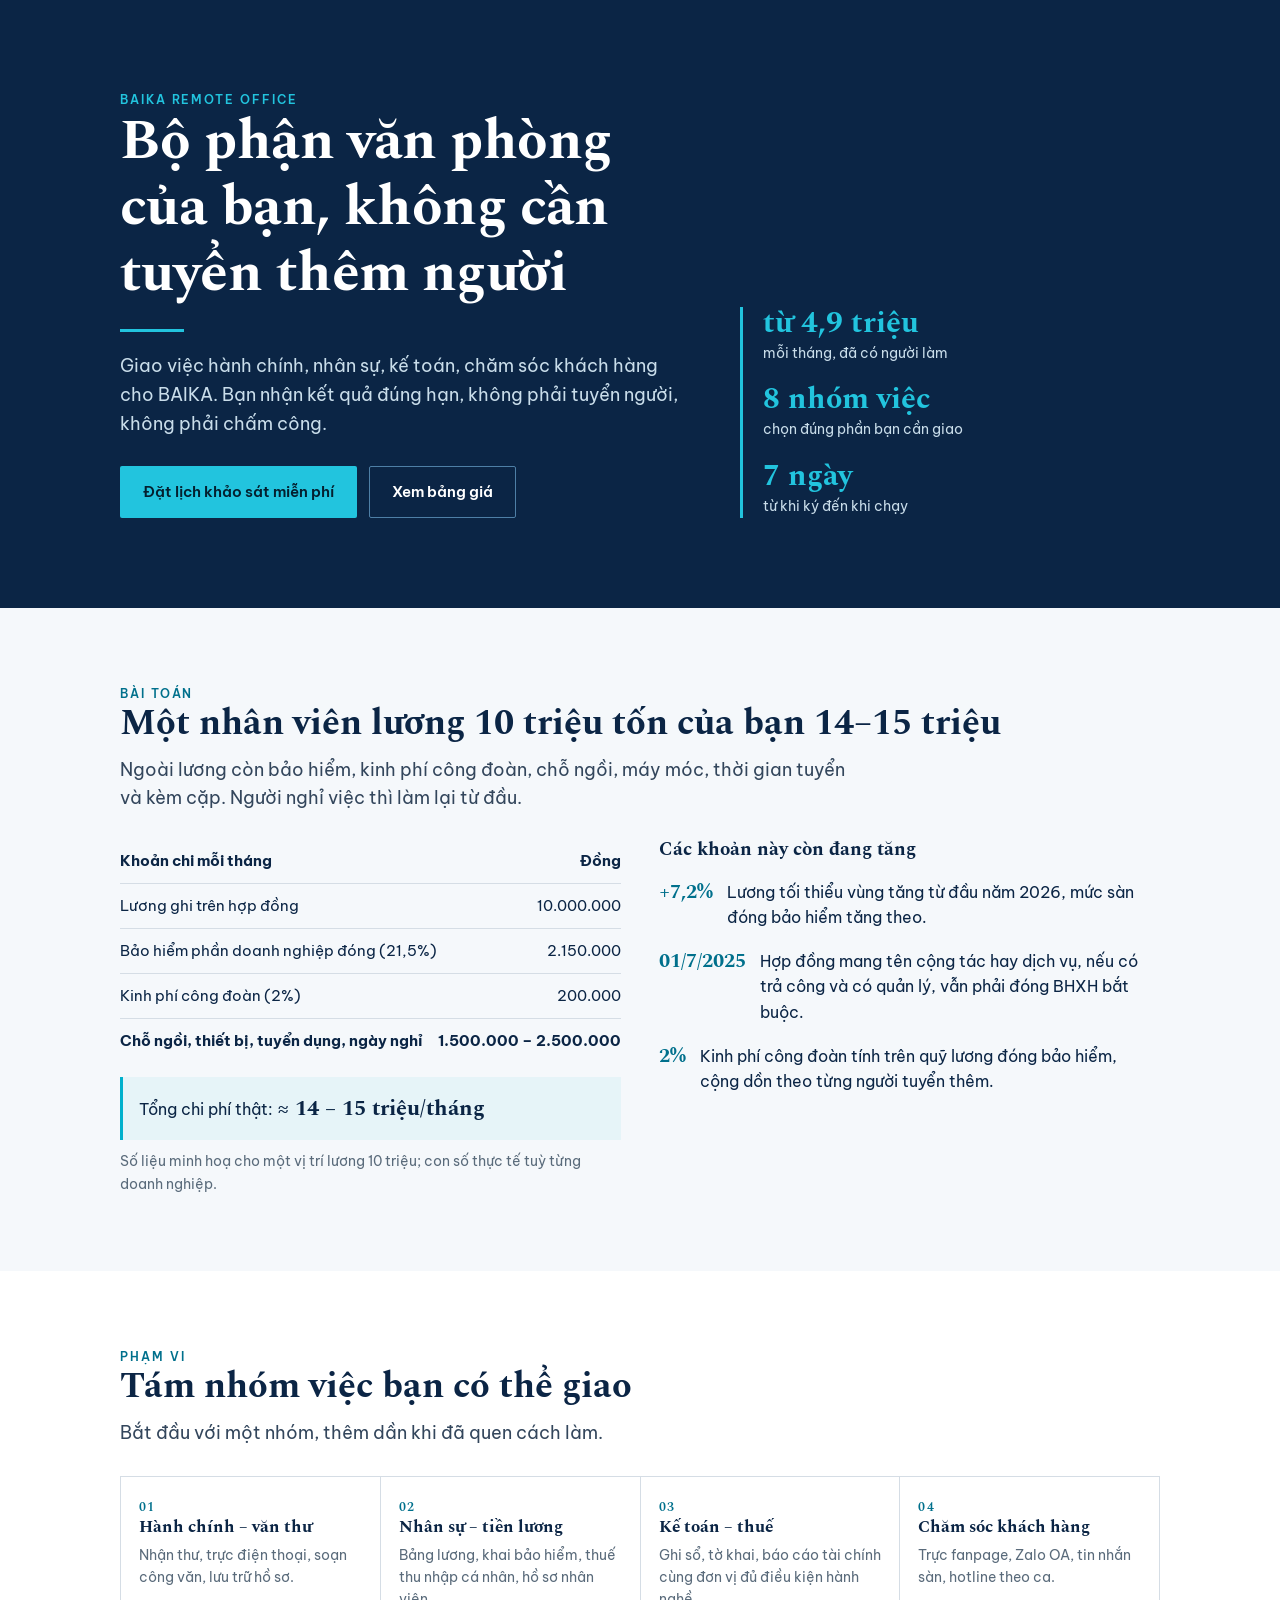
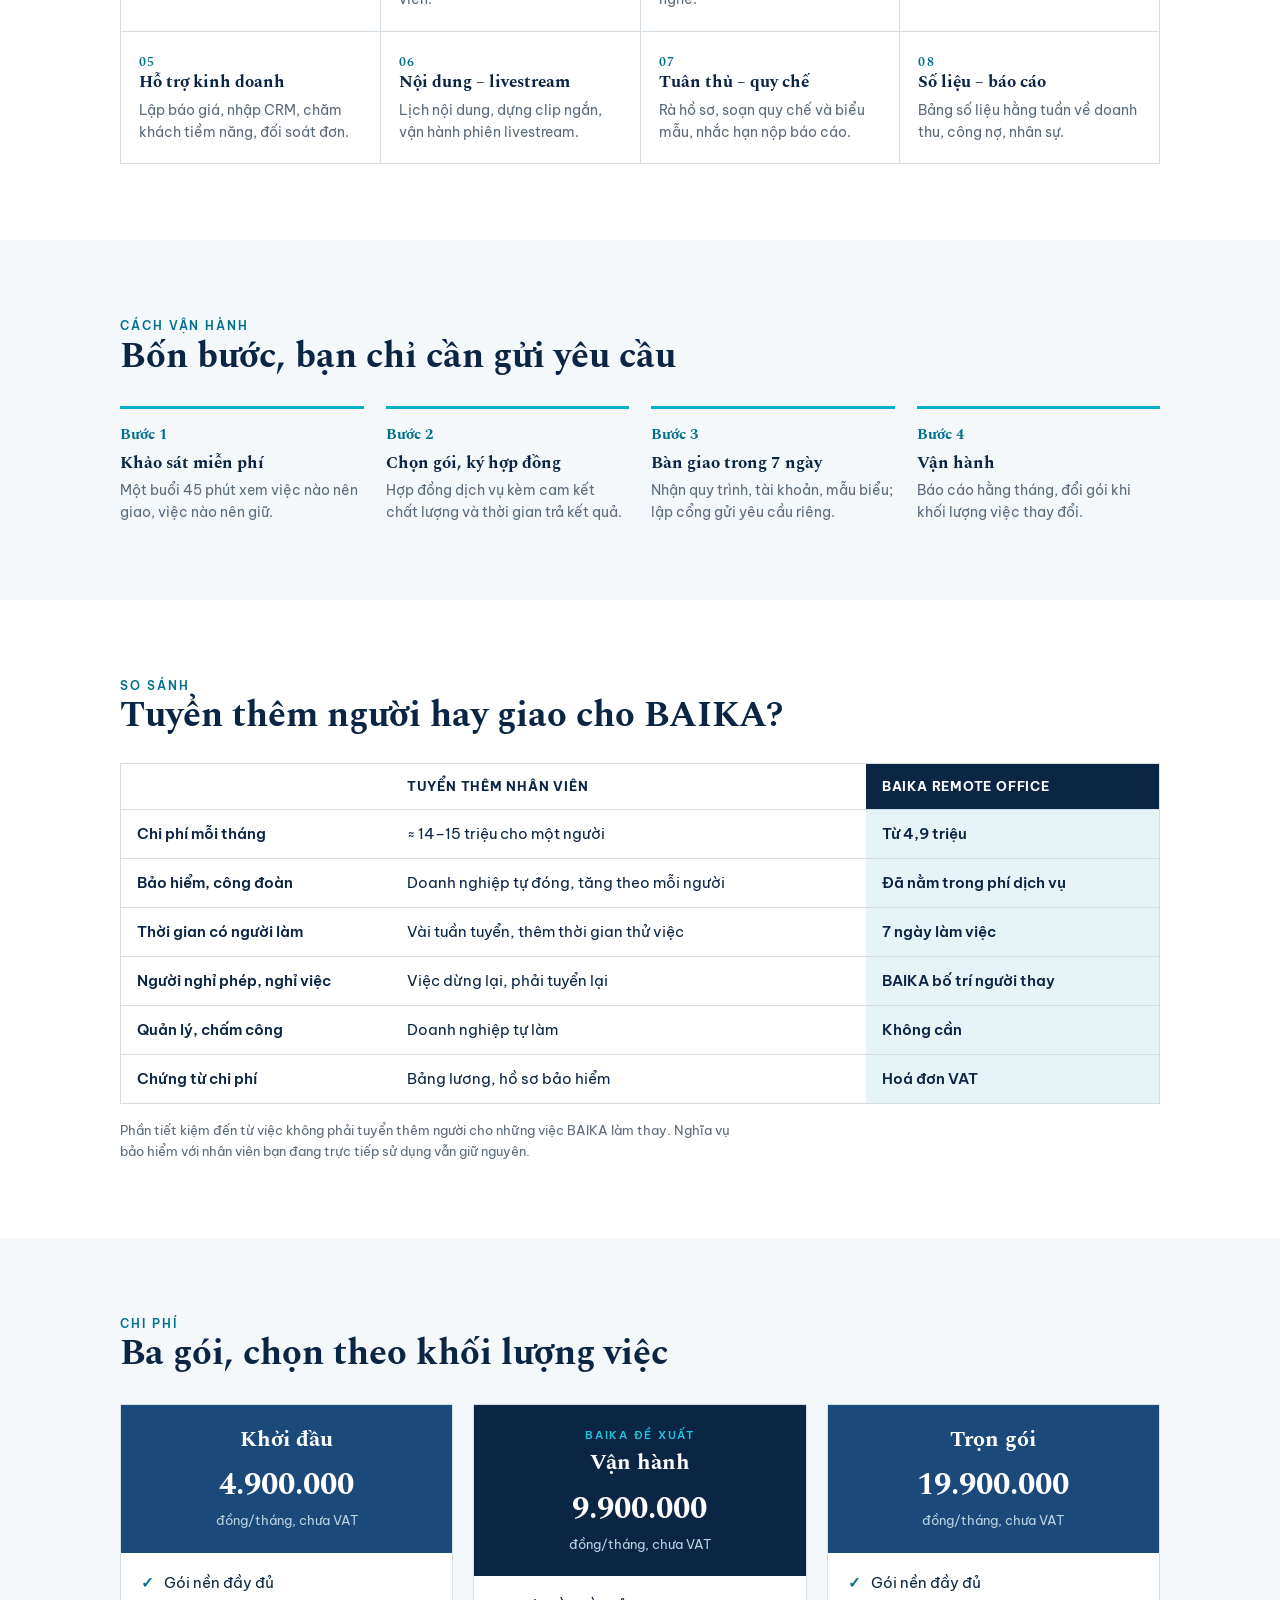
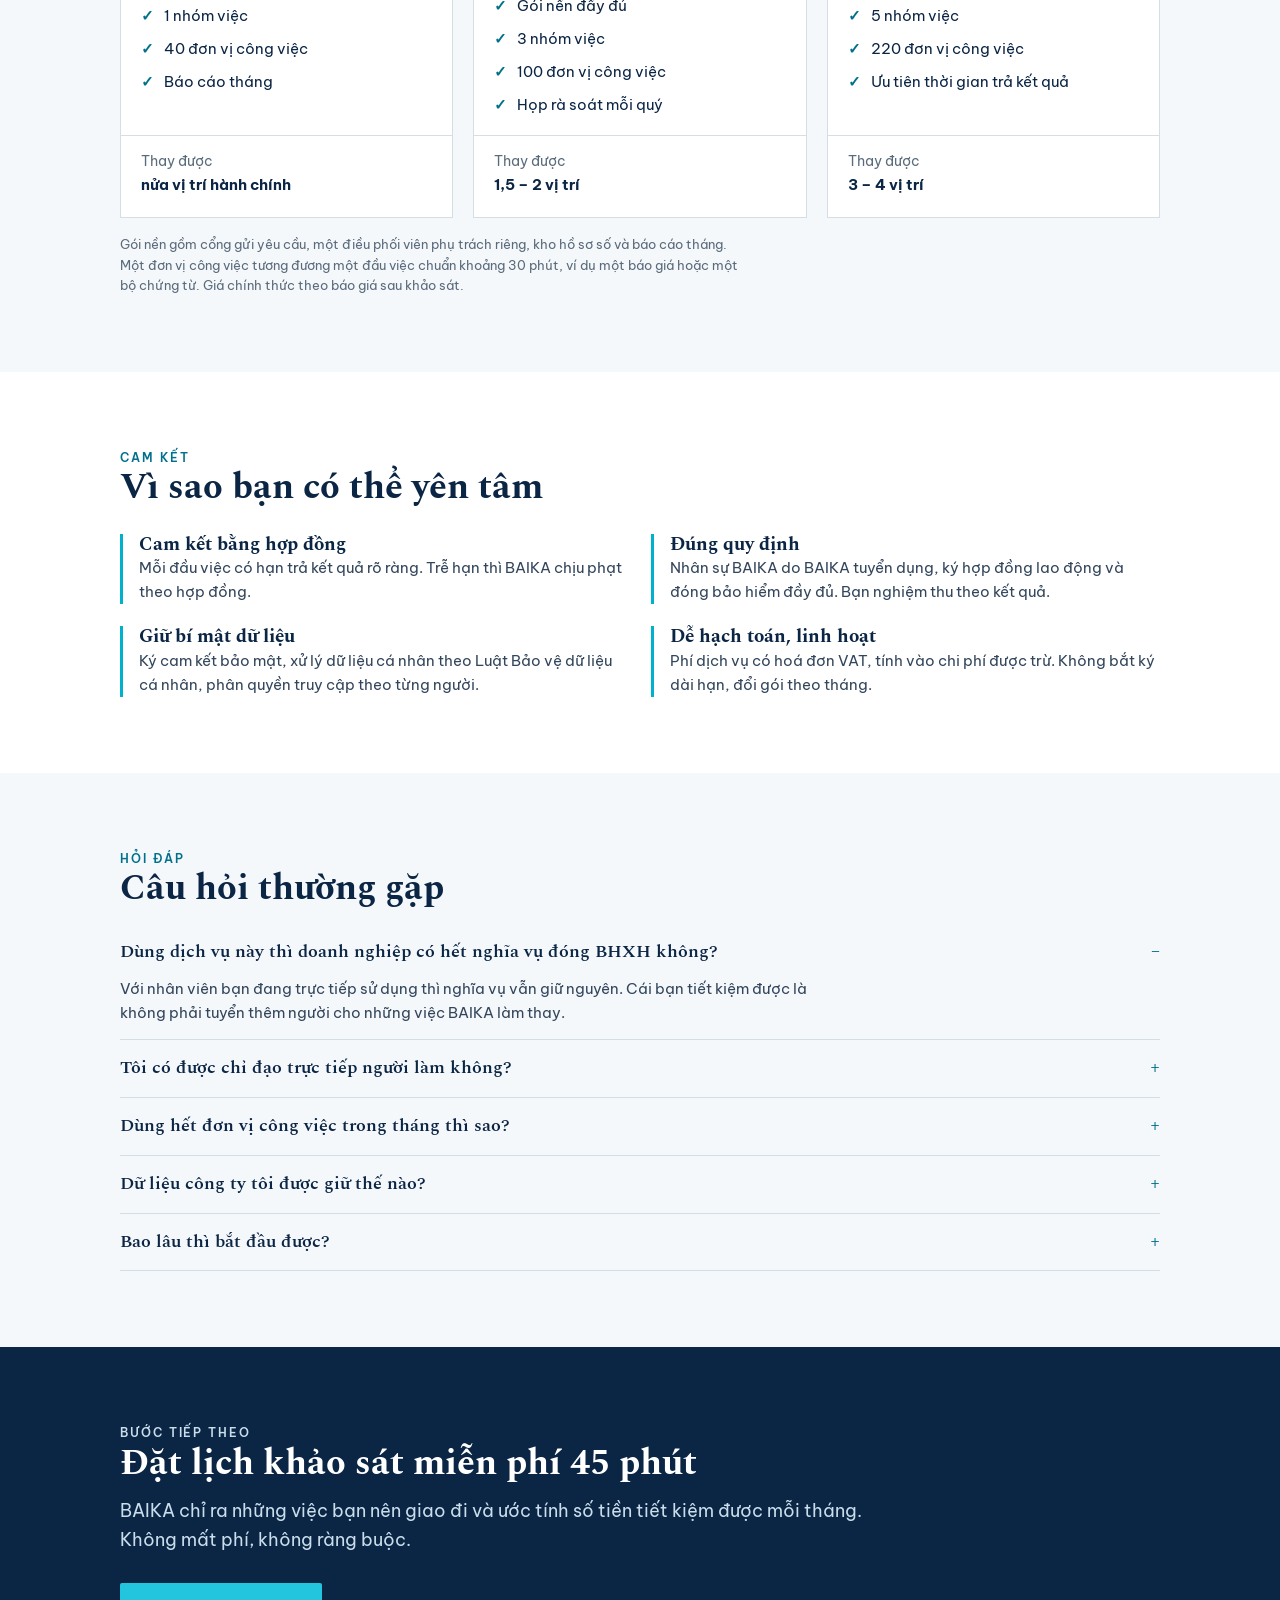
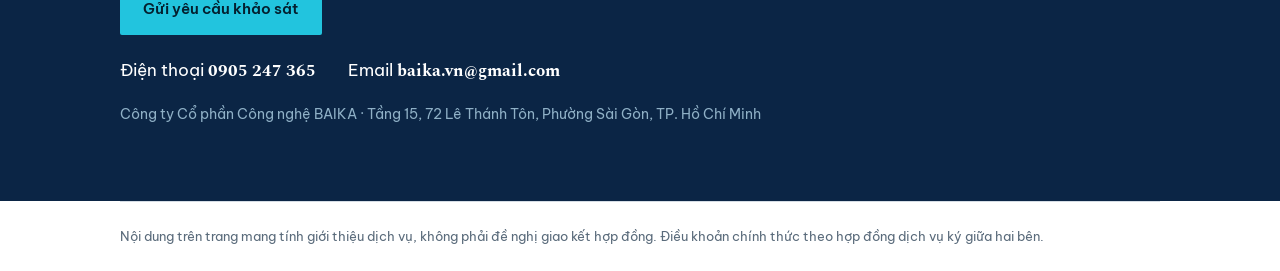
<file: web/index.html>
<!doctype html>
<html lang="vi">
<head>
<meta charset="utf-8">
<meta name="viewport" content="width=device-width, initial-scale=1, viewport-fit=cover">
<title>BAIKA Remote Office · BAIKA</title>
<meta name="description" content="Giao việc hành chính, nhân sự, kế toán, chăm sóc khách hàng cho BAIKA. Không tuyển thêm người, có hoá đơn VAT, từ 4,9 triệu mỗi tháng.">
<meta property="og:title" content="BAIKA Remote Office · BAIKA">
<meta property="og:description" content="Giao việc hành chính, nhân sự, kế toán, chăm sóc khách hàng cho BAIKA. Không tuyển thêm người, có hoá đơn VAT, từ 4,9 triệu mỗi tháng.">
<meta property="og:type" content="website">
<style>img{max-width:100%}[hidden]{display:none!important}</style>
</head>
<body>
<link rel="preconnect" href="https://fonts.googleapis.com">
<link rel="preconnect" href="https://fonts.gstatic.com" crossorigin>
<link rel="stylesheet" href="https://fonts.googleapis.com/css2?family=Spectral:ital,wght@0,400;0,600;0,700;1,400&family=Be+Vietnam+Pro:wght@400;500;600;700&display=swap">
<style>
:root{
  --navy:#0B2545; --navy-700:#1B4A7A; --navy-100:#E8EEF4;
  --cyan-400:#22C4DE; --cyan-500:#00B0CC; --cyan-700:#00708C; --cyan-50:#E6F4F8;
  --ink:#0B2545; --ink-soft:#33465C; --muted:#5A6B7B; --line:#D5DDE5;
  --bg:#FFFFFF; --bg-alt:#F5F8FB; --card:#FFFFFF; --band:#0B2545; --band-ink:#FFFFFF;
  --display:"Spectral",Georgia,"Times New Roman",serif;
  --sans:"Be Vietnam Pro","Helvetica Neue",Arial,sans-serif;
}
@media (prefers-color-scheme: dark){
  :root:not([data-theme="light"]){
    color-scheme:dark;
    --ink:#E9F1F7; --ink-soft:#C3D3E0; --muted:#9BAFC0; --line:#24405C;
    --bg:#061627; --bg-alt:#0B2039; --card:#0E2540; --navy-100:#12314F;
    --cyan-50:#0F2E43; --cyan-700:#6FD8EC; --band:#041120; --band-ink:#F2F8FC;
  }
}
:root[data-theme="dark"]{
  color-scheme:dark;
  --ink:#E9F1F7; --ink-soft:#C3D3E0; --muted:#9BAFC0; --line:#24405C;
  --bg:#061627; --bg-alt:#0B2039; --card:#0E2540; --navy-100:#12314F;
  --cyan-50:#0F2E43; --cyan-700:#6FD8EC; --band:#041120; --band-ink:#F2F8FC;
}
*{box-sizing:border-box}
body{margin:0;background:var(--bg);color:var(--ink);font-family:var(--sans);font-size:16px;line-height:1.6;-webkit-font-smoothing:antialiased}
.wrap{width:100%;max-width:1080px;margin:0 auto;padding-inline:20px}
section{padding-block:clamp(40px,6vw,76px)}
h1,h2,h3{font-family:var(--display);font-weight:700;text-wrap:balance;margin:0;line-height:1.18}
h1{font-size:clamp(32px,5.4vw,56px);letter-spacing:-.01em}
h2{font-size:clamp(25px,3.4vw,36px)}
h3{font-size:19px}
p{margin:0}
.eyebrow{font-family:var(--sans);font-size:12px;font-weight:600;letter-spacing:.16em;text-transform:uppercase;color:var(--cyan-700)}
.lede{font-size:clamp(16px,1.6vw,18px);color:var(--ink-soft);max-width:62ch}
.small{font-size:14px;color:var(--muted)}
.tag{font-size:12px;letter-spacing:.14em;text-transform:uppercase;font-weight:600}

/* hero */
.hero{background:var(--band);color:var(--band-ink);padding-block:clamp(48px,7vw,92px)}
.hero .eyebrow{color:var(--cyan-400)}
.hero h1{color:var(--band-ink);max-width:16ch}
.hero-grid{display:grid;grid-template-columns:1.15fr .85fr;gap:clamp(24px,4vw,56px);align-items:end}
.hero p.lede{color:#C9DDEA}
.rule{width:64px;height:3px;background:var(--cyan-400);margin:22px 0 20px}
.cta-row{display:flex;flex-wrap:wrap;gap:12px;margin-top:28px}
.btn{display:inline-block;font-weight:600;font-size:15px;padding:13px 22px;border-radius:2px;text-decoration:none;border:1px solid transparent}
.btn-primary{background:var(--cyan-400);color:#04202F}
.btn-ghost{border-color:#4E7FA6;color:var(--band-ink)}
.btn-dark{background:var(--navy);color:#fff}
@media (prefers-color-scheme: dark){:root:not([data-theme="light"]) .btn-dark{background:var(--cyan-400);color:#04202F}}
:root[data-theme="dark"] .btn-dark{background:var(--cyan-400);color:#04202F}
.facts{display:grid;gap:18px;border-left:3px solid var(--cyan-400);padding-left:20px}
.fact b{display:block;font-family:var(--display);font-size:30px;color:var(--cyan-400);line-height:1.1}
.fact span{font-size:14px;color:#C9DDEA}

/* cost */
.cost{display:grid;grid-template-columns:1fr 1fr;gap:clamp(20px,3vw,44px);align-items:start;margin-top:26px}
table{width:100%;border-collapse:collapse;font-size:15px}
td,th{text-align:left;padding:10px 0;border-bottom:1px solid var(--line);vertical-align:top}
td.num,th.num{text-align:right;font-variant-numeric:tabular-nums;white-space:nowrap}
tr.total td{border-bottom:none;font-weight:700;color:var(--ink)}
.totalbar{margin-top:14px;background:var(--cyan-50);border-left:3px solid var(--cyan-500);padding:14px 16px}
.totalbar b{font-family:var(--display);font-size:22px}
.rising{display:grid;gap:14px}
.rising div{display:grid;grid-template-columns:auto 1fr;gap:14px;align-items:baseline}
.rising b{font-family:var(--display);font-size:20px;color:var(--cyan-700);white-space:nowrap}

/* scope */
.scope{display:grid;grid-template-columns:repeat(4,1fr);gap:1px;background:var(--line);border:1px solid var(--line);margin-top:28px}
.scope article{background:var(--card);padding:20px 18px}
.scope h3{font-size:17px;margin-bottom:6px}
.scope p{font-size:14px;color:var(--muted)}
.scope .n{font-family:var(--display);font-size:13px;color:var(--cyan-700);font-weight:600;letter-spacing:.1em}

/* steps */
.steps{display:grid;grid-template-columns:repeat(4,1fr);gap:22px;margin-top:28px;counter-reset:s}
.steps article{border-top:3px solid var(--cyan-500);padding-top:14px}
.steps .n{font-family:var(--display);font-weight:700;color:var(--cyan-700);font-size:15px}
.steps h3{font-size:17px;margin:6px 0 6px}
.steps p{font-size:14px;color:var(--muted)}

/* compare */
.compare{margin-top:26px;border:1px solid var(--line)}
.compare table td,.compare table th{padding:12px 16px;border-bottom:1px solid var(--line)}
.compare th{font-size:13px;letter-spacing:.06em;text-transform:uppercase}
.compare th.us{background:var(--navy);color:#fff}
.compare td.us{background:var(--cyan-50);font-weight:600}
.compare td.key{font-weight:600;width:26%}
.compare tr:last-child td{border-bottom:none}

/* plans */
.plans{display:grid;grid-template-columns:repeat(3,1fr);gap:20px;margin-top:28px}
.plan{border:1px solid var(--line);background:var(--card);display:flex;flex-direction:column}
.plan header{background:var(--navy-700);color:#fff;padding:22px 20px;text-align:center}
.plan.best header{background:var(--navy)}
.plan h3{color:#fff;font-size:22px}
.plan .price{font-family:var(--display);font-size:31px;font-weight:700;margin-top:8px;font-variant-numeric:tabular-nums}
.plan .per{font-size:13px;color:#BBD3E3}
.plan .flag{font-size:11px;letter-spacing:.16em;text-transform:uppercase;color:var(--cyan-400);font-weight:600;margin-bottom:6px}
.plan ul{list-style:none;margin:0;padding:18px 20px;display:grid;gap:9px;font-size:15px}
.plan li{display:grid;grid-template-columns:auto 1fr;gap:10px}
.plan li::before{content:"✓";color:var(--cyan-700);font-weight:700}
.plan footer{margin-top:auto;padding:14px 20px 20px;border-top:1px solid var(--line);font-size:14px;color:var(--muted)}
.plan footer b{display:block;color:var(--ink);font-size:15px}
.note{margin-top:16px;font-size:13px;color:var(--muted);max-width:70ch}

/* promise */
.promise{display:grid;grid-template-columns:repeat(2,1fr);gap:22px;margin-top:24px}
.promise article{border-left:3px solid var(--cyan-500);padding-left:16px}
.promise p{font-size:15px;color:var(--ink-soft)}

/* faq */
details{border-bottom:1px solid var(--line);padding:14px 0}
summary{cursor:pointer;font-weight:600;font-family:var(--display);font-size:18px;list-style:none;display:grid;grid-template-columns:1fr auto;gap:12px}
summary::-webkit-details-marker{display:none}
summary::after{content:"+";color:var(--cyan-700);font-weight:700}
details[open] summary::after{content:"–"}
details p{margin-top:10px;color:var(--ink-soft);font-size:15px;max-width:70ch}

/* closing */
.closing{background:var(--band);color:var(--band-ink)}
.closing h2{color:var(--band-ink)}
.closing p{color:#C9DDEA}
.contact{display:flex;flex-wrap:wrap;gap:8px 32px;margin-top:22px;font-size:17px}
.contact b{font-family:var(--display)}
.foot{font-size:13px;color:var(--muted);padding-block:24px;border-top:1px solid var(--line)}
.alt{background:var(--bg-alt)}
a{color:var(--cyan-700)}
:focus-visible{outline:2px solid var(--cyan-500);outline-offset:3px}

@media (max-width:900px){
  .hero-grid{grid-template-columns:1fr;align-items:start}
  .cost{grid-template-columns:1fr}
  .scope{grid-template-columns:repeat(2,1fr)}
  .steps{grid-template-columns:repeat(2,1fr)}
  .plans{grid-template-columns:1fr}
  .promise{grid-template-columns:1fr}
}
@media (max-width:560px){
  .scope{grid-template-columns:1fr}
  .steps{grid-template-columns:1fr}
  .compare table td,.compare table th{padding:10px 12px;font-size:14px}
}
</style>

<header class="hero">
  <div class="wrap hero-grid">
    <div>
      <p class="eyebrow">BAIKA Remote Office</p>
      <h1>Bộ phận văn phòng của bạn, không cần tuyển thêm người</h1>
      <div class="rule"></div>
      <p class="lede">Giao việc hành chính, nhân sự, kế toán, chăm sóc khách hàng cho BAIKA. Bạn nhận kết quả đúng hạn, không phải tuyển người, không phải chấm công.</p>
      <div class="cta-row">
        <a class="btn btn-primary" href="#lien-he">Đặt lịch khảo sát miễn phí</a>
        <a class="btn btn-ghost" href="#bang-gia">Xem bảng giá</a>
      </div>
    </div>
    <div class="facts">
      <div class="fact"><b>từ 4,9 triệu</b><span>mỗi tháng, đã có người làm</span></div>
      <div class="fact"><b>8 nhóm việc</b><span>chọn đúng phần bạn cần giao</span></div>
      <div class="fact"><b>7 ngày</b><span>từ khi ký đến khi chạy</span></div>
    </div>
  </div>
</header>

<section class="alt">
  <div class="wrap">
    <p class="eyebrow">Bài toán</p>
    <h2>Một nhân viên lương 10 triệu tốn của bạn 14–15 triệu</h2>
    <p class="lede" style="margin-top:10px">Ngoài lương còn bảo hiểm, kinh phí công đoàn, chỗ ngồi, máy móc, thời gian tuyển và kèm cặp. Người nghỉ việc thì làm lại từ đầu.</p>
    <div class="cost">
      <div>
        <table>
          <tr><th>Khoản chi mỗi tháng</th><th class="num">Đồng</th></tr>
          <tr><td>Lương ghi trên hợp đồng</td><td class="num">10.000.000</td></tr>
          <tr><td>Bảo hiểm phần doanh nghiệp đóng (21,5%)</td><td class="num">2.150.000</td></tr>
          <tr><td>Kinh phí công đoàn (2%)</td><td class="num">200.000</td></tr>
          <tr class="total"><td>Chỗ ngồi, thiết bị, tuyển dụng, ngày nghỉ</td><td class="num">1.500.000 – 2.500.000</td></tr>
        </table>
        <div class="totalbar">Tổng chi phí thật: <b>≈ 14 – 15 triệu/tháng</b></div>
        <p class="small" style="margin-top:10px">Số liệu minh hoạ cho một vị trí lương 10 triệu; con số thực tế tuỳ từng doanh nghiệp.</p>
      </div>
      <div class="rising">
        <h3>Các khoản này còn đang tăng</h3>
        <div><b>+7,2%</b><span>Lương tối thiểu vùng tăng từ đầu năm 2026, mức sàn đóng bảo hiểm tăng theo.</span></div>
        <div><b>01/7/2025</b><span>Hợp đồng mang tên cộng tác hay dịch vụ, nếu có trả công và có quản lý, vẫn phải đóng BHXH bắt buộc.</span></div>
        <div><b>2%</b><span>Kinh phí công đoàn tính trên quỹ lương đóng bảo hiểm, cộng dồn theo từng người tuyển thêm.</span></div>
      </div>
    </div>
  </div>
</section>

<section>
  <div class="wrap">
    <p class="eyebrow">Phạm vi</p>
    <h2>Tám nhóm việc bạn có thể giao</h2>
    <p class="lede" style="margin-top:10px">Bắt đầu với một nhóm, thêm dần khi đã quen cách làm.</p>
    <div class="scope">
      <article><p class="n">01</p><h3>Hành chính – văn thư</h3><p>Nhận thư, trực điện thoại, soạn công văn, lưu trữ hồ sơ.</p></article>
      <article><p class="n">02</p><h3>Nhân sự – tiền lương</h3><p>Bảng lương, khai bảo hiểm, thuế thu nhập cá nhân, hồ sơ nhân viên.</p></article>
      <article><p class="n">03</p><h3>Kế toán – thuế</h3><p>Ghi sổ, tờ khai, báo cáo tài chính cùng đơn vị đủ điều kiện hành nghề.</p></article>
      <article><p class="n">04</p><h3>Chăm sóc khách hàng</h3><p>Trực fanpage, Zalo OA, tin nhắn sàn, hotline theo ca.</p></article>
      <article><p class="n">05</p><h3>Hỗ trợ kinh doanh</h3><p>Lập báo giá, nhập CRM, chăm khách tiềm năng, đối soát đơn.</p></article>
      <article><p class="n">06</p><h3>Nội dung – livestream</h3><p>Lịch nội dung, dựng clip ngắn, vận hành phiên livestream.</p></article>
      <article><p class="n">07</p><h3>Tuân thủ – quy chế</h3><p>Rà hồ sơ, soạn quy chế và biểu mẫu, nhắc hạn nộp báo cáo.</p></article>
      <article><p class="n">08</p><h3>Số liệu – báo cáo</h3><p>Bảng số liệu hằng tuần về doanh thu, công nợ, nhân sự.</p></article>
    </div>
  </div>
</section>

<section class="alt">
  <div class="wrap">
    <p class="eyebrow">Cách vận hành</p>
    <h2>Bốn bước, bạn chỉ cần gửi yêu cầu</h2>
    <div class="steps">
      <article><p class="n">Bước 1</p><h3>Khảo sát miễn phí</h3><p>Một buổi 45 phút xem việc nào nên giao, việc nào nên giữ.</p></article>
      <article><p class="n">Bước 2</p><h3>Chọn gói, ký hợp đồng</h3><p>Hợp đồng dịch vụ kèm cam kết chất lượng và thời gian trả kết quả.</p></article>
      <article><p class="n">Bước 3</p><h3>Bàn giao trong 7 ngày</h3><p>Nhận quy trình, tài khoản, mẫu biểu; lập cổng gửi yêu cầu riêng.</p></article>
      <article><p class="n">Bước 4</p><h3>Vận hành</h3><p>Báo cáo hằng tháng, đổi gói khi khối lượng việc thay đổi.</p></article>
    </div>
  </div>
</section>

<section>
  <div class="wrap">
    <p class="eyebrow">So sánh</p>
    <h2>Tuyển thêm người hay giao cho BAIKA?</h2>
    <div class="compare">
      <table>
        <tr><th></th><th>Tuyển thêm nhân viên</th><th class="us">BAIKA Remote Office</th></tr>
        <tr><td class="key">Chi phí mỗi tháng</td><td>≈ 14–15 triệu cho một người</td><td class="us">Từ 4,9 triệu</td></tr>
        <tr><td class="key">Bảo hiểm, công đoàn</td><td>Doanh nghiệp tự đóng, tăng theo mỗi người</td><td class="us">Đã nằm trong phí dịch vụ</td></tr>
        <tr><td class="key">Thời gian có người làm</td><td>Vài tuần tuyển, thêm thời gian thử việc</td><td class="us">7 ngày làm việc</td></tr>
        <tr><td class="key">Người nghỉ phép, nghỉ việc</td><td>Việc dừng lại, phải tuyển lại</td><td class="us">BAIKA bố trí người thay</td></tr>
        <tr><td class="key">Quản lý, chấm công</td><td>Doanh nghiệp tự làm</td><td class="us">Không cần</td></tr>
        <tr><td class="key">Chứng từ chi phí</td><td>Bảng lương, hồ sơ bảo hiểm</td><td class="us">Hoá đơn VAT</td></tr>
      </table>
    </div>
    <p class="note">Phần tiết kiệm đến từ việc không phải tuyển thêm người cho những việc BAIKA làm thay. Nghĩa vụ bảo hiểm với nhân viên bạn đang trực tiếp sử dụng vẫn giữ nguyên.</p>
  </div>
</section>

<section class="alt" id="bang-gia">
  <div class="wrap">
    <p class="eyebrow">Chi phí</p>
    <h2>Ba gói, chọn theo khối lượng việc</h2>
    <div class="plans">
      <div class="plan">
        <header><h3>Khởi đầu</h3><p class="price">4.900.000</p><p class="per">đồng/tháng, chưa VAT</p></header>
        <ul><li>Gói nền đầy đủ</li><li>1 nhóm việc</li><li>40 đơn vị công việc</li><li>Báo cáo tháng</li></ul>
        <footer>Thay được <b>nửa vị trí hành chính</b></footer>
      </div>
      <div class="plan best">
        <header><p class="flag">BAIKA đề xuất</p><h3>Vận hành</h3><p class="price">9.900.000</p><p class="per">đồng/tháng, chưa VAT</p></header>
        <ul><li>Gói nền đầy đủ</li><li>3 nhóm việc</li><li>100 đơn vị công việc</li><li>Họp rà soát mỗi quý</li></ul>
        <footer>Thay được <b>1,5 – 2 vị trí</b></footer>
      </div>
      <div class="plan">
        <header><h3>Trọn gói</h3><p class="price">19.900.000</p><p class="per">đồng/tháng, chưa VAT</p></header>
        <ul><li>Gói nền đầy đủ</li><li>5 nhóm việc</li><li>220 đơn vị công việc</li><li>Ưu tiên thời gian trả kết quả</li></ul>
        <footer>Thay được <b>3 – 4 vị trí</b></footer>
      </div>
    </div>
    <p class="note">Gói nền gồm cổng gửi yêu cầu, một điều phối viên phụ trách riêng, kho hồ sơ số và báo cáo tháng. Một đơn vị công việc tương đương một đầu việc chuẩn khoảng 30 phút, ví dụ một báo giá hoặc một bộ chứng từ. Giá chính thức theo báo giá sau khảo sát.</p>
  </div>
</section>

<section>
  <div class="wrap">
    <p class="eyebrow">Cam kết</p>
    <h2>Vì sao bạn có thể yên tâm</h2>
    <div class="promise">
      <article><h3>Cam kết bằng hợp đồng</h3><p>Mỗi đầu việc có hạn trả kết quả rõ ràng. Trễ hạn thì BAIKA chịu phạt theo hợp đồng.</p></article>
      <article><h3>Đúng quy định</h3><p>Nhân sự BAIKA do BAIKA tuyển dụng, ký hợp đồng lao động và đóng bảo hiểm đầy đủ. Bạn nghiệm thu theo kết quả.</p></article>
      <article><h3>Giữ bí mật dữ liệu</h3><p>Ký cam kết bảo mật, xử lý dữ liệu cá nhân theo Luật Bảo vệ dữ liệu cá nhân, phân quyền truy cập theo từng người.</p></article>
      <article><h3>Dễ hạch toán, linh hoạt</h3><p>Phí dịch vụ có hoá đơn VAT, tính vào chi phí được trừ. Không bắt ký dài hạn, đổi gói theo tháng.</p></article>
    </div>
  </div>
</section>

<section class="alt">
  <div class="wrap">
    <p class="eyebrow">Hỏi đáp</p>
    <h2>Câu hỏi thường gặp</h2>
    <div style="margin-top:14px">
      <details open><summary>Dùng dịch vụ này thì doanh nghiệp có hết nghĩa vụ đóng BHXH không?</summary><p>Với nhân viên bạn đang trực tiếp sử dụng thì nghĩa vụ vẫn giữ nguyên. Cái bạn tiết kiệm được là không phải tuyển thêm người cho những việc BAIKA làm thay.</p></details>
      <details><summary>Tôi có được chỉ đạo trực tiếp người làm không?</summary><p>Bạn làm việc với điều phối viên và gửi yêu cầu qua cổng. BAIKA chọn người phù hợp và chịu trách nhiệm về kết quả, nhờ vậy dịch vụ không gián đoạn khi có người nghỉ.</p></details>
      <details><summary>Dùng hết đơn vị công việc trong tháng thì sao?</summary><p>BAIKA báo trước khi gần hết. Bạn mua thêm theo đơn giá của gói hoặc nâng gói từ tháng sau.</p></details>
      <details><summary>Dữ liệu công ty tôi được giữ thế nào?</summary><p>Hai bên ký cam kết bảo mật. Mỗi nhân sự chỉ truy cập phần dữ liệu cần cho việc mình làm, và mọi truy cập đều được ghi lại.</p></details>
      <details><summary>Bao lâu thì bắt đầu được?</summary><p>Trong 7 ngày làm việc sau khi ký hợp đồng.</p></details>
    </div>
  </div>
</section>

<section class="closing" id="lien-he">
  <div class="wrap">
    <p class="eyebrow">Bước tiếp theo</p>
    <h2>Đặt lịch khảo sát miễn phí 45 phút</h2>
    <p class="lede" style="margin-top:12px">BAIKA chỉ ra những việc bạn nên giao đi và ước tính số tiền tiết kiệm được mỗi tháng. Không mất phí, không ràng buộc.</p>
    <div class="cta-row"><a class="btn btn-primary" href="#lien-he">Gửi yêu cầu khảo sát</a></div>
    <div class="contact">
      <span>Điện thoại <b>0905 247 365</b></span>
      <span>Email <b>baika.vn@gmail.com</b></span>
    </div>
    <p class="small" style="margin-top:18px;color:#8FB0C6">Công ty Cổ phần Công nghệ BAIKA · Tầng 15, 72 Lê Thánh Tôn, Phường Sài Gòn, TP. Hồ Chí Minh</p>
  </div>
</section>

<div class="wrap">
  <p class="foot">Nội dung trên trang mang tính giới thiệu dịch vụ, không phải đề nghị giao kết hợp đồng. Điều khoản chính thức theo hợp đồng dịch vụ ký giữa hai bên.</p>
</div>

</body>
</html>
</file>
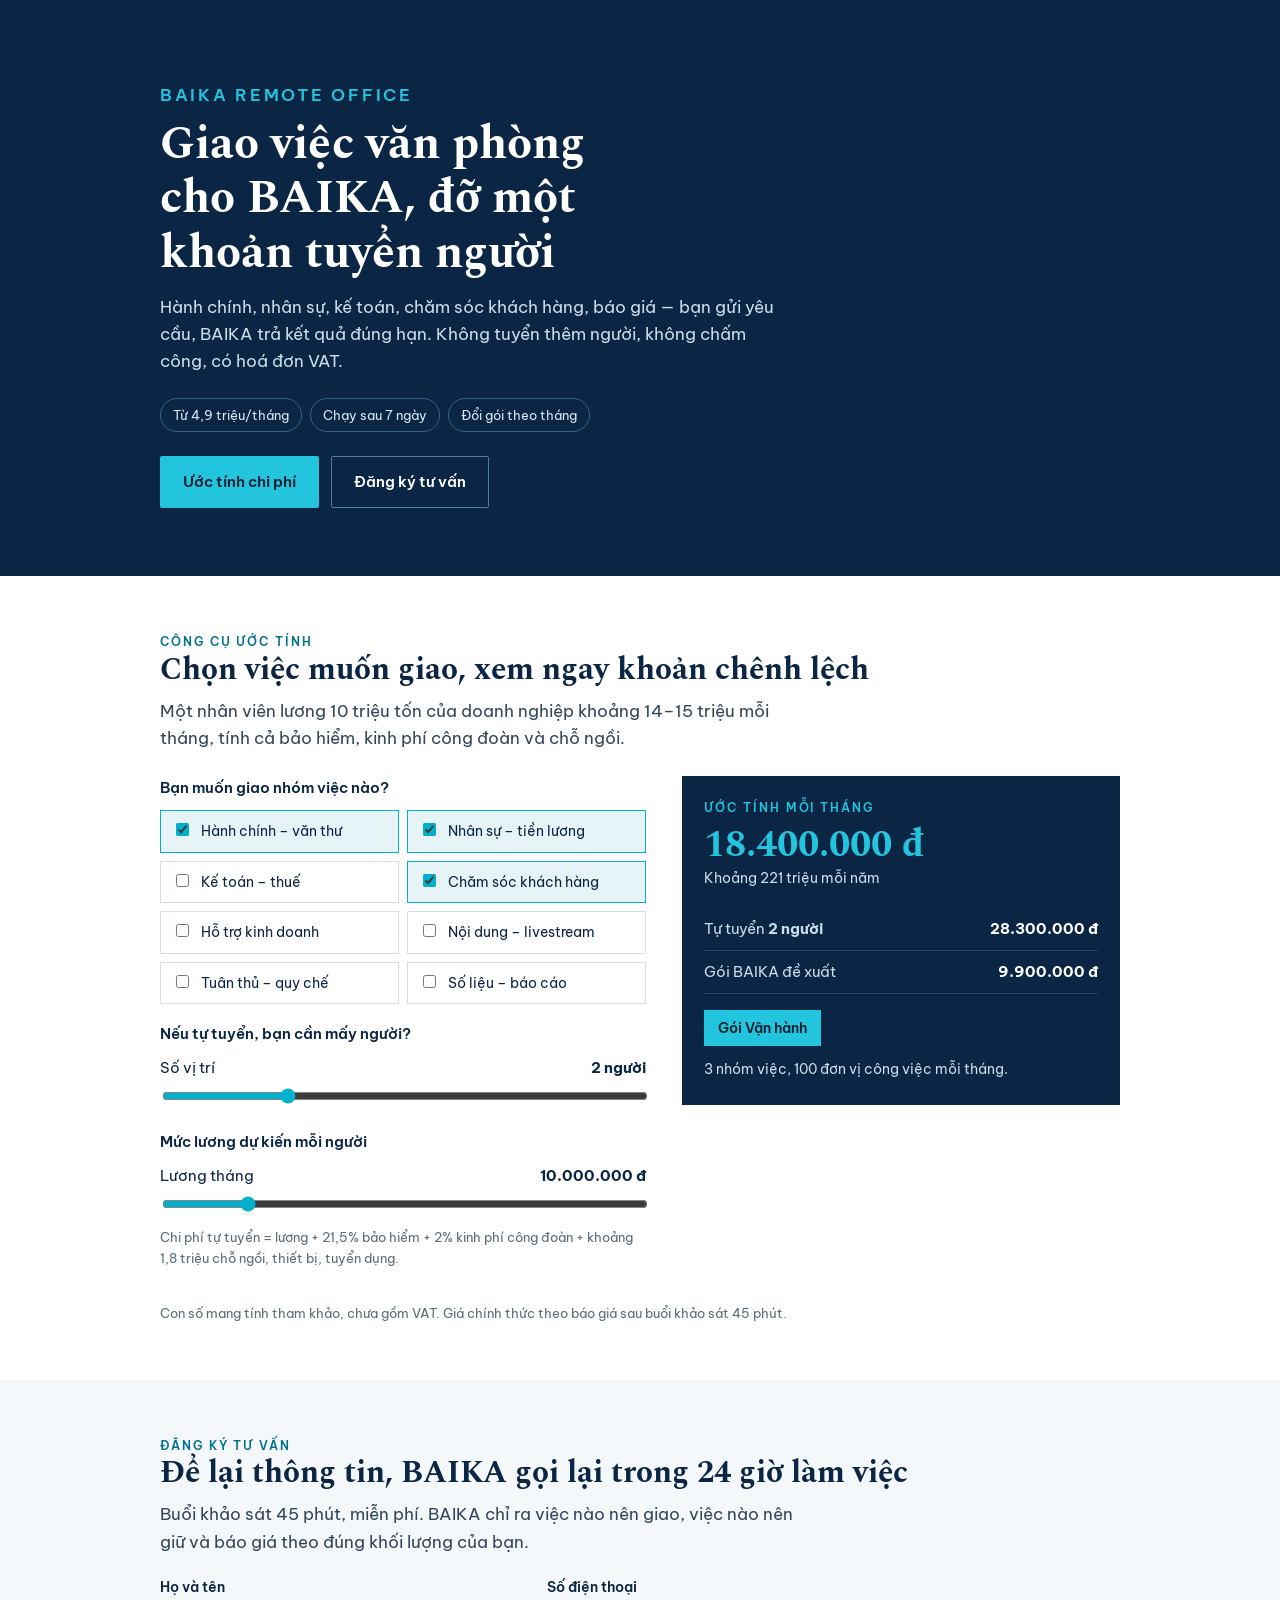
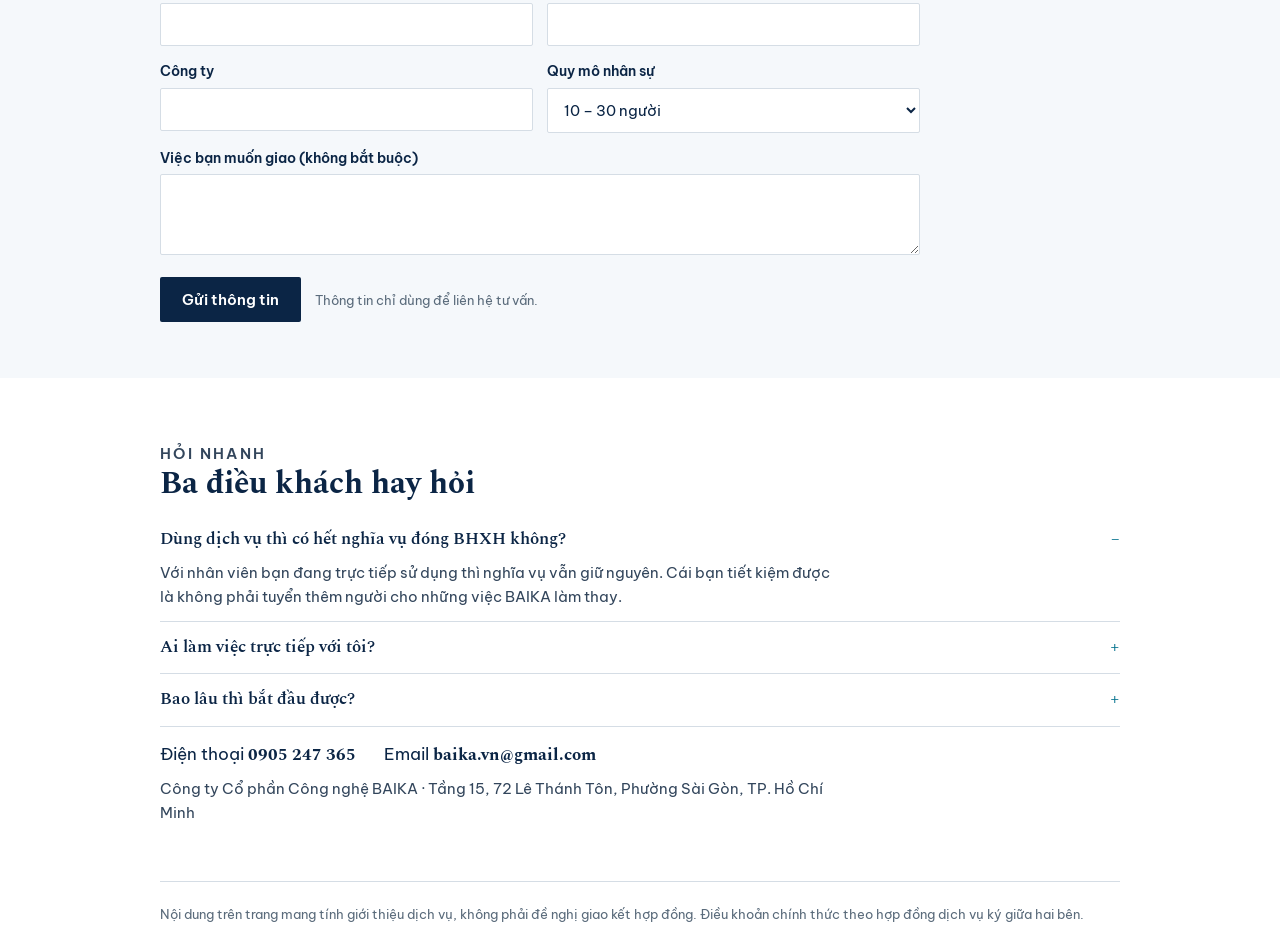
<file: web/uoc-tinh.html>
<!doctype html>
<html lang="vi">
<head>
<meta charset="utf-8">
<meta name="viewport" content="width=device-width, initial-scale=1, viewport-fit=cover">
<title>Ước tính Remote Office · BAIKA</title>
<meta name="description" content="Ước tính chi phí thuê ngoài việc văn phòng và đăng ký buổi khảo sát miễn phí 45 phút với BAIKA.">
<meta property="og:title" content="Ước tính Remote Office · BAIKA">
<meta property="og:description" content="Ước tính chi phí thuê ngoài việc văn phòng và đăng ký buổi khảo sát miễn phí 45 phút với BAIKA.">
<meta property="og:type" content="website">
<style>img{max-width:100%}[hidden]{display:none!important}</style>
</head>
<body>
<link rel="preconnect" href="https://fonts.googleapis.com">
<link rel="preconnect" href="https://fonts.gstatic.com" crossorigin>
<link rel="stylesheet" href="https://fonts.googleapis.com/css2?family=Spectral:ital,wght@0,400;0,600;0,700;1,400&family=Be+Vietnam+Pro:wght@400;500;600;700&display=swap">
<style>
:root{
  --navy:#0B2545; --navy-700:#1B4A7A; --navy-100:#E8EEF4;
  --cyan-400:#22C4DE; --cyan-500:#00B0CC; --cyan-700:#00708C; --cyan-50:#E6F4F8;
  --ink:#0B2545; --ink-soft:#33465C; --muted:#5A6B7B; --line:#D5DDE5;
  --bg:#FFFFFF; --bg-alt:#F5F8FB; --card:#FFFFFF; --band:#0B2545; --band-ink:#FFFFFF;
  --field:#FFFFFF;
  --display:"Spectral",Georgia,"Times New Roman",serif;
  --sans:"Be Vietnam Pro","Helvetica Neue",Arial,sans-serif;
}
@media (prefers-color-scheme: dark){
  :root:not([data-theme="light"]){
    color-scheme:dark;
    --ink:#E9F1F7; --ink-soft:#C3D3E0; --muted:#9BAFC0; --line:#24405C;
    --bg:#061627; --bg-alt:#0B2039; --card:#0E2540; --navy-100:#12314F;
    --cyan-50:#0F2E43; --cyan-700:#6FD8EC; --band:#041120; --band-ink:#F2F8FC; --field:#0A2138;
  }
}
:root[data-theme="dark"]{
  color-scheme:dark;
  --ink:#E9F1F7; --ink-soft:#C3D3E0; --muted:#9BAFC0; --line:#24405C;
  --bg:#061627; --bg-alt:#0B2039; --card:#0E2540; --navy-100:#12314F;
  --cyan-50:#0F2E43; --cyan-700:#6FD8EC; --band:#041120; --band-ink:#F2F8FC; --field:#0A2138;
}
*{box-sizing:border-box}
body{margin:0;background:var(--bg);color:var(--ink);font-family:var(--sans);font-size:16px;line-height:1.6;-webkit-font-smoothing:antialiased}
.wrap{width:100%;max-width:1000px;margin:0 auto;padding-inline:20px}
section{padding-block:clamp(32px,4.5vw,56px)}
h1,h2,h3{font-family:var(--display);font-weight:700;text-wrap:balance;margin:0;line-height:1.18}
h1{font-size:clamp(29px,4.4vw,46px)}
h2{font-size:clamp(23px,3vw,31px)}
h3{font-size:18px}
p{margin:0}
.eyebrow{font-size:12px;font-weight:600;letter-spacing:.16em;text-transform:uppercase;color:var(--cyan-700)}
.lede{font-size:17px;color:var(--ink-soft);max-width:60ch}
.small{font-size:13px;color:var(--muted)}
a{color:var(--cyan-700)}
:focus-visible{outline:2px solid var(--cyan-500);outline-offset:3px}
.alt{background:var(--bg-alt)}

/* hero */
.hero{background:var(--band);color:var(--band-ink);padding-block:clamp(40px,5.5vw,68px)}
.hero .eyebrow{color:var(--cyan-400)}
.hero h1{color:var(--band-ink);max-width:18ch;margin-top:8px}
.hero p{color:#C9DDEA;max-width:56ch;margin-top:14px;font-size:17px}
.chips{display:flex;flex-wrap:wrap;gap:8px;margin-top:22px}
.chip{border:1px solid #33628A;color:#D8EAF5;font-size:13px;padding:6px 12px;border-radius:999px}
.hero-cta{display:flex;flex-wrap:wrap;gap:12px;margin-top:24px}
.btn{display:inline-block;font-weight:600;font-size:15px;padding:13px 22px;border-radius:2px;text-decoration:none;border:1px solid transparent;cursor:pointer;font-family:var(--sans)}
.btn-primary{background:var(--cyan-400);color:#04202F}
.btn-ghost{border-color:#4E7FA6;color:var(--band-ink);background:transparent}
.btn-solid{background:var(--navy);color:#fff;border:none}
@media (prefers-color-scheme: dark){:root:not([data-theme="light"]) .btn-solid{background:var(--cyan-400);color:#04202F}}
:root[data-theme="dark"] .btn-solid{background:var(--cyan-400);color:#04202F}

/* estimator */
.tool{display:grid;grid-template-columns:1fr .9fr;gap:clamp(20px,3vw,36px);margin-top:24px;align-items:start}
fieldset{border:none;margin:0;padding:0 0 18px}
legend{font-weight:600;font-size:15px;padding:0;margin-bottom:10px}
.areas{display:grid;grid-template-columns:1fr 1fr;gap:8px}
.areas label{display:flex;gap:9px;align-items:flex-start;border:1px solid var(--line);background:var(--card);padding:9px 11px;font-size:14px;cursor:pointer}
.areas input{margin-top:3px;accent-color:var(--cyan-500)}
.areas label:has(input:checked){border-color:var(--cyan-500);background:var(--cyan-50)}
.row{display:flex;justify-content:space-between;align-items:baseline;font-size:15px;margin-bottom:6px}
.row b{font-variant-numeric:tabular-nums}
input[type=range]{width:100%;accent-color:var(--cyan-500)}
.result{background:var(--band);color:var(--band-ink);padding:22px 22px 24px;position:sticky;top:env(safe-area-inset-top,0px)}
.result .eyebrow{color:var(--cyan-400)}
.result .big{font-family:var(--display);font-size:38px;font-weight:700;color:var(--cyan-400);line-height:1.15;margin-top:6px;font-variant-numeric:tabular-nums}
.result .sub{color:#C9DDEA;font-size:14px}
.rline{display:flex;justify-content:space-between;gap:12px;font-size:15px;padding:9px 0;border-bottom:1px solid #1F4467}
.rline span{color:#C9DDEA}
.rline b{font-variant-numeric:tabular-nums}
.pill{display:inline-block;margin-top:16px;background:var(--cyan-400);color:#04202F;font-weight:600;font-size:14px;padding:7px 14px}

/* form */
.form{display:grid;grid-template-columns:1fr 1fr;gap:14px;margin-top:20px;max-width:760px}
.form label{display:block;font-size:14px;font-weight:600;margin-bottom:5px}
.form input,.form select,.form textarea{width:100%;font-family:var(--sans);font-size:15px;padding:11px 12px;border:1px solid var(--line);background:var(--field);color:var(--ink);border-radius:2px}
.full{grid-column:1/-1}
.status{margin-top:14px;font-size:15px;padding:12px 14px;border-left:3px solid var(--cyan-500);background:var(--cyan-50);color:var(--ink)}
.faq details{border-bottom:1px solid var(--line);padding:12px 0}
.faq summary{cursor:pointer;font-weight:600;font-family:var(--display);font-size:17px;list-style:none;display:grid;grid-template-columns:1fr auto;gap:12px}
.faq summary::-webkit-details-marker{display:none}
.faq summary::after{content:"+";color:var(--cyan-700);font-weight:700}
.faq details[open] summary::after{content:"–"}
.faq p{margin-top:8px;color:var(--ink-soft);font-size:15px;max-width:68ch}
.contact{display:flex;flex-wrap:wrap;gap:6px 28px;margin-top:14px;font-size:17px}
.contact b{font-family:var(--display)}
.foot{font-size:13px;color:var(--muted);padding-block:22px;border-top:1px solid var(--line)}
@media (max-width:860px){
  .tool{grid-template-columns:1fr}
  .result{position:static}
  .form{grid-template-columns:1fr}
}
@media (max-width:520px){.areas{grid-template-columns:1fr}}
</style>

<header class="hero">
  <div class="wrap">
    <p class="eyebrow">BAIKA Remote Office</p>
    <h1>Giao việc văn phòng cho BAIKA, đỡ một khoản tuyển người</h1>
    <p>Hành chính, nhân sự, kế toán, chăm sóc khách hàng, báo giá — bạn gửi yêu cầu, BAIKA trả kết quả đúng hạn. Không tuyển thêm người, không chấm công, có hoá đơn VAT.</p>
    <div class="chips">
      <span class="chip">Từ 4,9 triệu/tháng</span>
      <span class="chip">Chạy sau 7 ngày</span>
      <span class="chip">Đổi gói theo tháng</span>
    </div>
    <div class="hero-cta">
      <a class="btn btn-primary" href="#uoc-tinh">Ước tính chi phí</a>
      <a class="btn btn-ghost" href="#dang-ky">Đăng ký tư vấn</a>
    </div>
  </div>
</header>

<section id="uoc-tinh">
  <div class="wrap">
    <p class="eyebrow">Công cụ ước tính</p>
    <h2>Chọn việc muốn giao, xem ngay khoản chênh lệch</h2>
    <p class="lede" style="margin-top:10px">Một nhân viên lương 10 triệu tốn của doanh nghiệp khoảng 14–15 triệu mỗi tháng, tính cả bảo hiểm, kinh phí công đoàn và chỗ ngồi.</p>
    <div class="tool">
      <form id="calc" autocomplete="off">
        <fieldset>
          <legend>Bạn muốn giao nhóm việc nào?</legend>
          <div class="areas">
            <label><input type="checkbox" name="area" value="Hành chính – văn thư" id="a1" checked> Hành chính – văn thư</label>
            <label><input type="checkbox" name="area" value="Nhân sự – tiền lương" id="a2" checked> Nhân sự – tiền lương</label>
            <label><input type="checkbox" name="area" value="Kế toán – thuế" id="a3"> Kế toán – thuế</label>
            <label><input type="checkbox" name="area" value="Chăm sóc khách hàng" id="a4" checked> Chăm sóc khách hàng</label>
            <label><input type="checkbox" name="area" value="Hỗ trợ kinh doanh" id="a5"> Hỗ trợ kinh doanh</label>
            <label><input type="checkbox" name="area" value="Nội dung – livestream" id="a6"> Nội dung – livestream</label>
            <label><input type="checkbox" name="area" value="Tuân thủ – quy chế" id="a7"> Tuân thủ – quy chế</label>
            <label><input type="checkbox" name="area" value="Số liệu – báo cáo" id="a8"> Số liệu – báo cáo</label>
          </div>
        </fieldset>
        <fieldset>
          <legend>Nếu tự tuyển, bạn cần mấy người?</legend>
          <div class="row"><span>Số vị trí</span><b id="headOut">2 người</b></div>
          <input type="range" id="heads" min="1" max="5" step="1" value="2" aria-label="Số vị trí cần tuyển">
        </fieldset>
        <fieldset>
          <legend>Mức lương dự kiến mỗi người</legend>
          <div class="row"><span>Lương tháng</span><b id="wageOut">10.000.000 đ</b></div>
          <input type="range" id="wage" min="7000000" max="25000000" step="500000" value="10000000" aria-label="Mức lương mỗi người">
          <p class="small" style="margin-top:8px">Chi phí tự tuyển = lương + 21,5% bảo hiểm + 2% kinh phí công đoàn + khoảng 1,8 triệu chỗ ngồi, thiết bị, tuyển dụng.</p>
        </fieldset>
      </form>
      <aside class="result" aria-live="polite">
        <p class="eyebrow">Ước tính mỗi tháng</p>
        <p class="big" id="saveOut">14.500.000 đ</p>
        <p class="sub" id="saveYear">Khoảng 174 triệu mỗi năm</p>
        <div style="margin-top:18px">
          <div class="rline"><span>Tự tuyển <b id="headLine">2 người</b></span><b id="hireOut">24.400.000 đ</b></div>
          <div class="rline"><span>Gói BAIKA đề xuất</span><b id="planOut">9.900.000 đ</b></div>
        </div>
        <p class="pill" id="planName">Gói Vận hành</p>
        <p class="sub" id="planWhy" style="margin-top:12px">3 nhóm việc, 100 đơn vị công việc mỗi tháng.</p>
      </aside>
    </div>
    <p class="small" style="margin-top:16px">Con số mang tính tham khảo, chưa gồm VAT. Giá chính thức theo báo giá sau buổi khảo sát 45 phút.</p>
  </div>
</section>

<section class="alt" id="dang-ky">
  <div class="wrap">
    <p class="eyebrow">Đăng ký tư vấn</p>
    <h2>Để lại thông tin, BAIKA gọi lại trong 24 giờ làm việc</h2>
    <p class="lede" style="margin-top:10px">Buổi khảo sát 45 phút, miễn phí. BAIKA chỉ ra việc nào nên giao, việc nào nên giữ và báo giá theo đúng khối lượng của bạn.</p>
    <form class="form" id="lead">
      <div><label for="name">Họ và tên</label><input id="name" name="name" required maxlength="80"></div>
      <div><label for="phone">Số điện thoại</label><input id="phone" name="phone" required maxlength="20" inputmode="tel"></div>
      <div><label for="company">Công ty</label><input id="company" name="company" maxlength="120"></div>
      <div><label for="size">Quy mô nhân sự</label>
        <select id="size" name="size">
          <option>Dưới 10 người</option><option selected>10 – 30 người</option>
          <option>30 – 100 người</option><option>Trên 100 người</option>
        </select>
      </div>
      <div class="full"><label for="note">Việc bạn muốn giao (không bắt buộc)</label><textarea id="note" name="note" rows="3" maxlength="500"></textarea></div>
      <div class="full">
        <button class="btn btn-solid" type="submit" id="send">Gửi thông tin</button>
        <span class="small" id="hint" style="margin-left:10px">Thông tin chỉ dùng để liên hệ tư vấn.</span>
      </div>
    </form>
    <div class="status" id="status" hidden></div>
  </div>
</section>

<section class="faq">
  <div class="wrap">
    <p class="eyebrow">Hỏi nhanh</p>
    <h2>Ba điều khách hay hỏi</h2>
    <div style="margin-top:12px">
      <details open><summary>Dùng dịch vụ thì có hết nghĩa vụ đóng BHXH không?</summary><p>Với nhân viên bạn đang trực tiếp sử dụng thì nghĩa vụ vẫn giữ nguyên. Cái bạn tiết kiệm được là không phải tuyển thêm người cho những việc BAIKA làm thay.</p></details>
      <details><summary>Ai làm việc trực tiếp với tôi?</summary><p>Một điều phối viên phụ trách riêng. Bạn gửi yêu cầu qua cổng, BAIKA chọn người phù hợp và chịu trách nhiệm về kết quả, nên có người nghỉ thì việc vẫn chạy.</p></details>
      <details><summary>Bao lâu thì bắt đầu được?</summary><p>Trong 7 ngày làm việc sau khi ký hợp đồng. Không bắt ký dài hạn, đổi gói theo tháng.</p></details>
    </div>
    <div class="contact">
      <span>Điện thoại <b>0905 247 365</b></span>
      <span>Email <b>baika.vn@gmail.com</b></span>
    </div>
    <p class="small" style="margin-top:8px">Công ty Cổ phần Công nghệ BAIKA · Tầng 15, 72 Lê Thánh Tôn, Phường Sài Gòn, TP. Hồ Chí Minh</p>
  </div>
</section>

<div class="wrap">
  <p class="foot">Nội dung trên trang mang tính giới thiệu dịch vụ, không phải đề nghị giao kết hợp đồng. Điều khoản chính thức theo hợp đồng dịch vụ ký giữa hai bên.</p>
</div>

<script>
(function(){
  var vnd = function(n){ return new Intl.NumberFormat('vi-VN').format(Math.round(n)) + ' đ'; };
  var PLANS = [
    {max:1, name:'Gói Khởi đầu', price:4900000, why:'1 nhóm việc, 40 đơn vị công việc mỗi tháng.'},
    {max:3, name:'Gói Vận hành', price:9900000, why:'3 nhóm việc, 100 đơn vị công việc mỗi tháng.'},
    {max:8, name:'Gói Trọn gói', price:19900000, why:'5 nhóm việc trở lên, 220 đơn vị công việc, ưu tiên thời gian trả kết quả.'}
  ];
  var $ = function(id){ return document.getElementById(id); };
  var heads = $('heads'), wage = $('wage');
  function areas(){ return Array.prototype.filter.call(document.querySelectorAll('input[name=area]'), function(c){return c.checked;}); }
  function plan(n){ for(var i=0;i<PLANS.length;i++){ if(n<=PLANS[i].max) return PLANS[i]; } return PLANS[2]; }
  function calc(){
    var n = parseInt(heads.value,10), w = parseInt(wage.value,10);
    var perHead = w * 1.235 + 1800000;
    var hire = perHead * n;
    var p = plan(Math.max(areas().length,1));
    var save = Math.max(hire - p.price, 0);
    $('headOut').textContent = n + ' người';
    $('headLine').textContent = n + ' người';
    $('wageOut').textContent = vnd(w);
    $('hireOut').textContent = vnd(hire);
    $('planOut').textContent = vnd(p.price);
    $('planName').textContent = p.name;
    $('planWhy').textContent = p.why;
    $('saveOut').textContent = vnd(save);
    $('saveYear').textContent = save > 0
      ? 'Khoảng ' + new Intl.NumberFormat('vi-VN').format(Math.round(save*12/1000000)) + ' triệu mỗi năm'
      : 'Khối lượng việc này nên giữ người làm trong công ty.';
    return {heads:n, wage:w, hire:hire, plan:p.name, planPrice:p.price, save:save, areas:areas().map(function(c){return c.value;})};
  }
  document.getElementById('calc').addEventListener('input', calc);
  var state = calc();
  document.getElementById('calc').addEventListener('input', function(){ state = calc(); });

  var form = $('lead'), status = $('status'), btn = $('send');
  function show(msg){ status.hidden = false; status.textContent = msg; }
  var dbp = null;
  try { dbp = window.claude && window.claude.use ? window.claude.use('db') : null; } catch(e){ dbp = null; }

  form.addEventListener('submit', function(ev){
    ev.preventDefault();
    var s = calc();
    var lead = {
      name: $('name').value.trim(),
      phone: $('phone').value.trim(),
      company: $('company').value.trim(),
      size: $('size').value,
      note: $('note').value.trim(),
      areas: s.areas,
      plan: s.plan,
      estSave: s.save,
      createdAt: new Date().toISOString()
    };
    if(!lead.name || !lead.phone){ show('Vui lòng điền họ tên và số điện thoại.'); return; }
    btn.disabled = true;
    show('Đang gửi…');
    var done = function(ok){
      btn.disabled = false;
      if(ok){
        form.reset(); calc();
        show('Đã nhận thông tin. BAIKA sẽ gọi lại trong 24 giờ làm việc.');
      } else {
        show('Chưa gửi được từ trình duyệt này. Bạn gọi 0905 247 365 hoặc gửi email tới baika.vn@gmail.com giúp BAIKA nhé — quan tâm: ' + (lead.areas.join(', ') || 'chưa chọn') + '.');
      }
    };
    Promise.resolve(dbp).then(function(db){
      if(!db){ done(false); return; }
      var id = 'lead-' + Date.now() + '-' + Math.random().toString(36).slice(2,7);
      return db.doc('leads/' + id).set(lead).then(function(){ done(true); });
    }).catch(function(){ done(false); });
  });
})();
</script>

</body>
</html>
</file>
